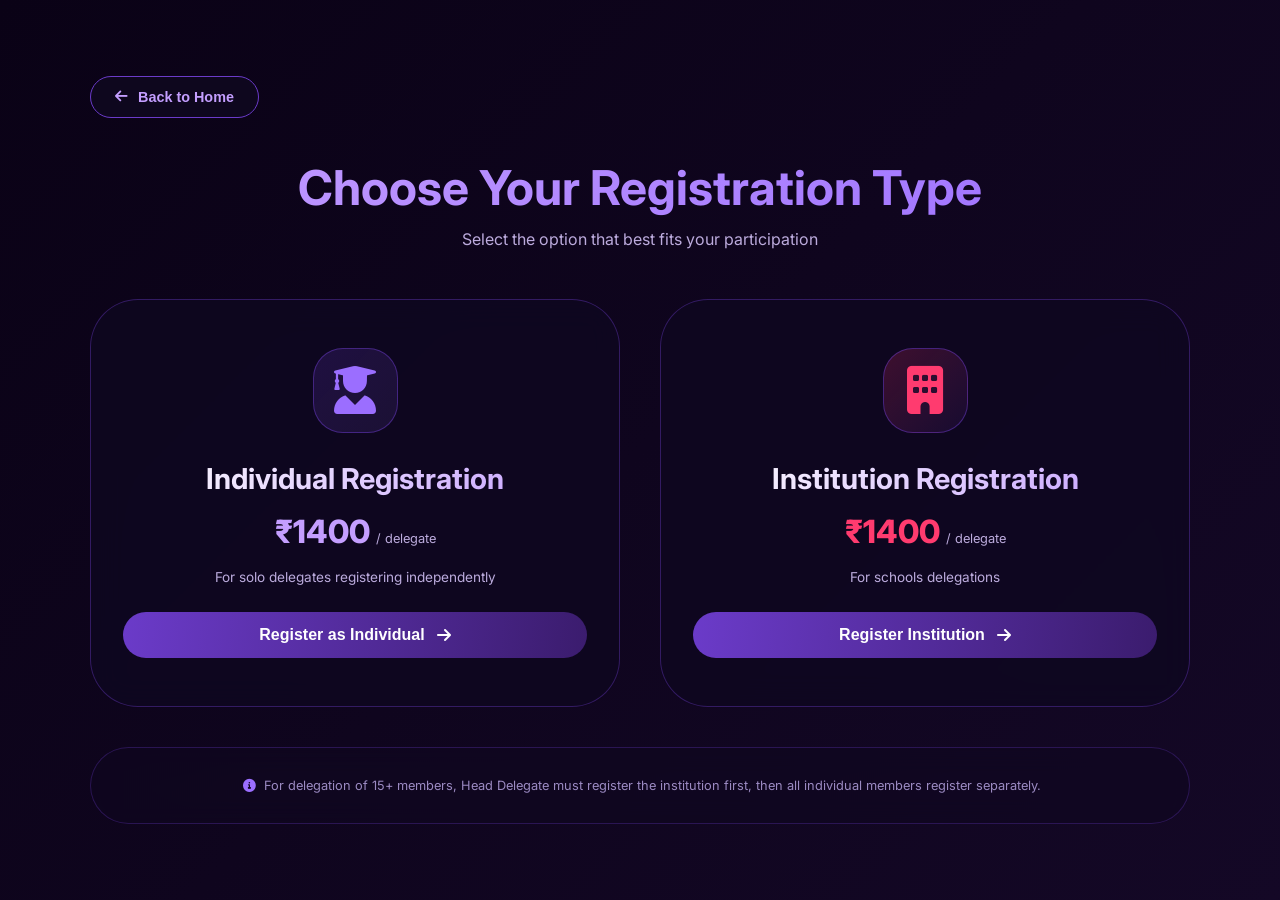
<file: registration.html>
<!DOCTYPE html>
<html lang="en">
<head>
    <meta charset="UTF-8">
    <meta name="viewport" content="width=device-width, initial-scale=1.0">
    <title>VME MUN 2026 | Registration</title>
    <link href="https://fonts.googleapis.com/css2?family=Inter:wght@300;400;500;600;700;800;900&display=swap" rel="stylesheet">
    <link rel="stylesheet" href="https://cdnjs.cloudflare.com/ajax/libs/font-awesome/6.0.0-beta3/css/all.min.css">
    <style>
        * {
            margin: 0;
            padding: 0;
            box-sizing: border-box;
        }

        :root {
            --purple-1: #0a0216;
            --purple-2: #140826;
            --purple-3: #1f0e3a;
            --purple-4: #3b1c6e;
            --purple-5: #6b3bc9;
            --purple-6: #9b6eff;
            --purple-7: #c49eff;
            --crisis-red: #ff3b6f;
        }

        body {
            font-family: 'Inter', sans-serif;
            background: linear-gradient(135deg, var(--purple-1), var(--purple-2));
            color: #eceaff;
            min-height: 100vh;
            display: flex;
            align-items: center;
            justify-content: center;
            padding: 60px 20px;
        }

        .registration-container {
            max-width: 1100px;
            width: 100%;
        }

        /* Back Button */
        .back-btn {
            display: inline-flex;
            align-items: center;
            gap: 10px;
            background: rgba(15, 8, 32, 0.9);
            backdrop-filter: blur(12px);
            border: 1px solid var(--purple-5);
            color: var(--purple-7);
            padding: 12px 24px;
            border-radius: 50px;
            cursor: pointer;
            font-size: 0.9rem;
            font-weight: 600;
            margin-bottom: 40px;
            transition: 0.3s;
            text-decoration: none;
        }

        .back-btn:hover {
            background: rgba(107, 59, 201, 0.3);
            border-color: var(--purple-6);
            transform: translateX(-5px);
        }

        .header {
            text-align: center;
            margin-bottom: 50px;
        }

        .header h1 {
            font-size: 3rem;
            background: linear-gradient(135deg, var(--purple-7), var(--purple-6));
            -webkit-background-clip: text;
            background-clip: text;
            color: transparent;
            margin-bottom: 12px;
        }

        .header p {
            color: #bcabdd;
            font-size: 1rem;
        }

        /* Two Container Grid */
        .registration-options {
            display: grid;
            grid-template-columns: repeat(auto-fit, minmax(320px, 1fr));
            gap: 40px;
            margin-bottom: 40px;
        }

        .reg-card {
            background: rgba(15, 8, 32, 0.85);
            backdrop-filter: blur(16px);
            border-radius: 48px;
            padding: 48px 32px;
            text-align: center;
            border: 1px solid rgba(107, 59, 201, 0.4);
            transition: 0.4s ease;
            cursor: pointer;
            position: relative;
            overflow: hidden;
        }

        .reg-card::before {
            content: '';
            position: absolute;
            top: 0;
            left: -100%;
            width: 100%;
            height: 100%;
            background: linear-gradient(90deg, transparent, rgba(155, 110, 255, 0.1), transparent);
            transition: 0.5s;
        }

        .reg-card:hover::before {
            left: 100%;
        }

        .reg-card:hover {
            transform: translateY(-8px);
            border-color: var(--purple-5);
            box-shadow: 0 20px 40px rgba(0, 0, 0, 0.4), 0 0 20px rgba(107, 59, 201, 0.3);
        }

        .card-icon {
            width: 85px;
            height: 85px;
            background: linear-gradient(135deg, rgba(107, 59, 201, 0.2), rgba(155, 110, 255, 0.1));
            border-radius: 30px;
            display: flex;
            align-items: center;
            justify-content: center;
            margin: 0 auto 28px;
            border: 1px solid rgba(107, 59, 201, 0.5);
        }

        .card-icon i {
            font-size: 3rem;
            color: var(--purple-6);
        }

        .reg-card h2 {
            font-size: 1.8rem;
            font-weight: 700;
            margin-bottom: 12px;
            background: linear-gradient(135deg, #fff, var(--purple-7));
            -webkit-background-clip: text;
            background-clip: text;
            color: transparent;
        }

        .reg-card .price {
            font-size: 2rem;
            font-weight: 800;
            color: var(--purple-7);
            margin: 16px 0 8px;
        }

        .reg-card .price small {
            font-size: 0.8rem;
            font-weight: 400;
            color: #bcabdd;
        }

        .reg-card .description {
            color: #bcabdd;
            font-size: 0.85rem;
            margin: 16px 0 24px;
            line-height: 1.6;
        }

        .feature-list {
            text-align: left;
            margin: 24px 0;
            padding-left: 20px;
        }

        .feature-list li {
            margin: 10px 0;
            font-size: 0.85rem;
            color: #d0c5f0;
            list-style: none;
            display: flex;
            align-items: center;
            gap: 10px;
        }

        .feature-list li i {
            color: var(--purple-6);
            font-size: 0.8rem;
            width: 20px;
        }

        .register-btn {
            background: linear-gradient(95deg, var(--purple-5), var(--purple-4));
            border: none;
            padding: 14px 28px;
            border-radius: 50px;
            font-weight: 700;
            color: white;
            font-size: 1rem;
            cursor: pointer;
            transition: 0.3s;
            width: 100%;
            display: flex;
            align-items: center;
            justify-content: center;
            gap: 12px;
            margin-top: 20px;
        }

        .register-btn:hover {
            transform: scale(1.02);
            box-shadow: 0 10px 25px rgba(107, 59, 201, 0.5);
            gap: 16px;
        }

        .reg-card.school .card-icon {
            background: linear-gradient(135deg, rgba(255, 59, 111, 0.2), rgba(107, 59, 201, 0.1));
        }

        .reg-card.school .card-icon i {
            color: var(--crisis-red);
        }

        .reg-card.school .price {
            color: var(--crisis-red);
        }

      
        .footer-note {
            text-align: center;
            padding: 30px;
            background: rgba(15, 8, 32, 0.6);
            backdrop-filter: blur(12px);
            border-radius: 60px;
            border: 1px solid rgba(107, 59, 201, 0.3);
        }

        .footer-note p {
            color: #9b8ac2;
            font-size: 0.8rem;
        }

        .footer-note i {
            color: var(--purple-6);
            margin: 0 4px;
        }

        @media (max-width: 768px) {
            .registration-options { gap: 25px; }
            .reg-card { padding: 32px 24px; }
            .header h1 { font-size: 2.2rem; }
            .back-btn { margin-bottom: 25px; }
        }
    </style>
</head>
<body>
    <div class="registration-container">
        <button class="back-btn" onclick="window.location.href='index.html'">
            <i class="fas fa-arrow-left"></i> Back to Home
        </button>
        <div class="header">
            <h1>Choose Your Registration Type</h1>
            <p>Select the option that best fits your participation</p>
        </div>
        <div class="registration-options">
            <div class="reg-card" id="individualCard">
                <div class="card-icon">
                    <i class="fas fa-user-graduate"></i>
                </div>
                <h2>Individual Registration</h2>
                <div class="price">₹1400 <small>/ delegate</small></div>
                <div class="description">
                    For solo delegates registering independently
                </div>
                <button class="register-btn" id="individualBtn">
                    Register as Individual <i class="fas fa-arrow-right"></i>
                </button>
            </div>

            <div class="reg-card school" id="institutionCard">
                <div class="card-icon">
                    <i class="fas fa-building"></i>
                </div>
                <h2>Institution Registration</h2>
                <div class="price">₹1400 <small>/ delegate </small></div>
                <div class="description">
                    For schools delegations
                </div>

                <button class="register-btn" id="institutionBtn">
                    Register Institution <i class="fas fa-arrow-right"></i>
                </button>
            </div>
        </div>

        <!-- Footer Note -->
        <div class="footer-note">
            <p><i class="fas fa-info-circle"></i> For delegation of 15+ members, Head Delegate must register the institution first, then all individual members register separately.</p>
        </div>
    </div>

    <script>
        const IL = "https://docs.google.com/forms/d/e/1FAIpQLSdlvoLBo32xzWw2REl_2Cf9wK2M6jcPqhvx3JuQzOES7O0AXw/viewform";
        const INL = "https://docs.google.com/forms/d/e/1FAIpQLSey7GU3z3evOwPsHCCFQa41EqGIQzNhyoJb9TRoYpx0sZnW6Q/viewform";
    
        document.getElementById('individualBtn').addEventListener('click', function() {
            window.open(IL, '_blank');
        });
        
        document.getElementById('individualCard').addEventListener('click', function(e) {
            if (e.target.closest('#individualBtn')) return;
            window.open(IL, '_blank');
        });
        
        document.getElementById('institutionBtn').addEventListener('click', function() {
            window.open(INL, '_blank');
        });
        
        document.getElementById('institutionCard').addEventListener('click', function(e) {
            if (e.target.closest('#institutionBtn')) return;
            window.open(INL, '_blank');
        });
    </script>
</body>
</html>
</file>
